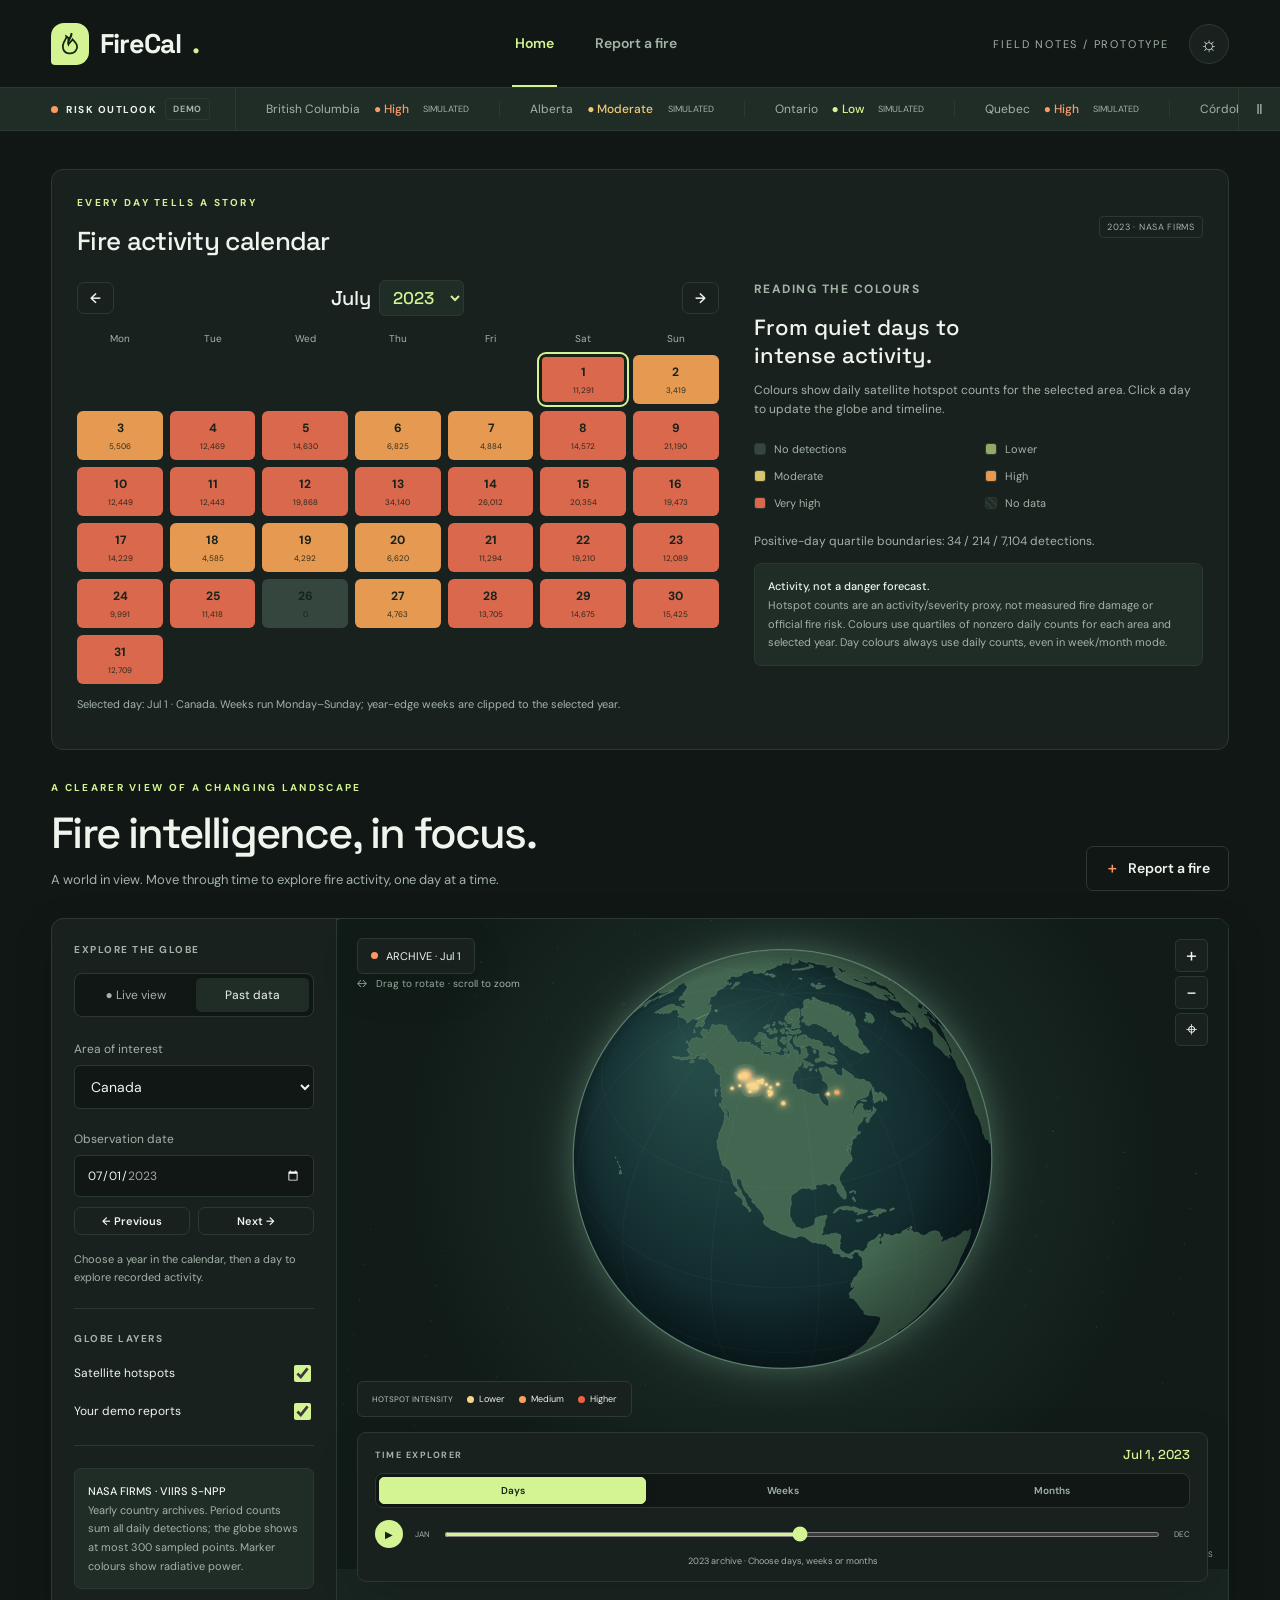
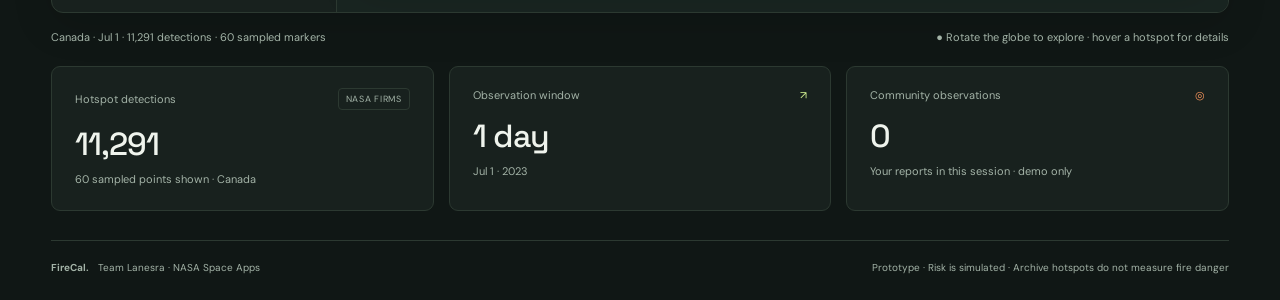
<file: design/prototype/index.html>
<!doctype html>
<html lang="en" data-theme="dark">
<head>
<meta charset="utf-8"><meta name="viewport" content="width=device-width,initial-scale=1">
<title>FireCal — Fire intelligence, in focus</title><script src="d3.min.js"></script>


<style>
@import url('https://fonts.googleapis.com/css2?family=DM+Sans:wght@400;450;500;550;600;650;700&family=Space+Grotesk:wght@400;500;600;700&display=swap');
:root{--bg:#101715;--panel:#18211e;--raised:#202c26;--line:#2c3931;--text:#eff4ed;--muted:#a3b3a7;--accent:#d4f393;--ink:#162414;--orange:#ff985e;--shadow:0 12px 40px #0002;--map:#192521;color-scheme:dark}
[data-theme=light]{--bg:#f3f5ee;--panel:#fff;--raised:#eaf0e5;--line:#d8e0d3;--text:#1c3023;--muted:#607568;--accent:#c9ec86;--ink:#162414;--map:#dce7d5;color-scheme:light}
*{box-sizing:border-box}body{margin:0;background:var(--bg);color:var(--text);font:14px 'DM Sans',sans-serif;transition:background .2s,color .2s}button,input,textarea,select{font:inherit}button,a,input,textarea,select{outline-offset:4px}button{cursor:pointer}button:disabled{cursor:wait;opacity:.6}a{color:inherit}header{height:88px;border-bottom:1px solid var(--line);display:flex;align-items:center;justify-content:space-between;padding:0 4%;gap:25px}.logo{display:flex;align-items:center;gap:11px;font:700 27px 'Space Grotesk',sans-serif;letter-spacing:-1px;text-decoration:none}.brandicon{background:var(--accent);width:38px;height:42px;border-radius:13px 13px 13px 4px;color:var(--ink);display:grid;place-items:center}.brandicon svg{width:25px}nav{display:flex;align-self:stretch;gap:35px}nav button{background:none;border:0;border-bottom:2px solid transparent;color:var(--muted);padding:0 3px;font-weight:600}nav button.active{color:var(--accent);border-color:var(--accent)}[data-theme=light] nav button.active{color:#36561d;border-color:#36561d}.header-end{display:flex;align-items:center;gap:20px}.prototype{color:var(--muted);font-size:11px;letter-spacing:1.8px;text-transform:uppercase}.iconbtn{width:40px;height:40px;display:grid;place-items:center;background:var(--panel);border:1px solid var(--line);color:var(--text);border-radius:50%;font-size:20px}.ticker{height:43px;background:var(--raised);border-bottom:1px solid var(--line);display:flex;overflow:hidden;align-items:center}.ticker-label{height:100%;display:flex;align-items:center;background:var(--raised);z-index:1;padding:0 25px 0 4vw;gap:8px;font-size:10px;letter-spacing:1.5px;font-weight:700;white-space:nowrap;border-right:1px solid var(--line)}.ticker-window{overflow:hidden;flex:1}.ticker-track{display:flex;width:max-content;animation:marquee 40s linear infinite}.ticker:hover .ticker-track,.ticker:focus-within .ticker-track{animation-play-state:paused}.ticker-item{display:flex;align-items:center;gap:14px;padding:0 30px;border-right:1px solid var(--line);white-space:nowrap;font-size:12px}.ticker-item span{color:var(--muted)}.ticker-item b{font-weight:500}.dot{width:7px;height:7px;display:inline-block;border-radius:50%;background:var(--accent)}.high{color:#ff9a67}.moderate{color:#edca77}.low{color:var(--accent)}.ticker-control{color:var(--muted);background:var(--raised);border:0;border-left:1px solid var(--line);height:100%;width:42px}@keyframes marquee{to{transform:translateX(-50%)}}main{max-width:1600px;padding:38px 4% 26px;margin:auto}.eyebrow{color:var(--accent);font-size:10px;letter-spacing:2.3px;text-transform:uppercase;font-weight:700;margin:0 0 13px}[data-theme=light] .eyebrow{color:#55742b}.heading{display:flex;justify-content:space-between;align-items:flex-end;margin-bottom:27px;gap:20px}h1{font:500 clamp(30px,3.4vw,46px)/1.12 'Space Grotesk',sans-serif;letter-spacing:-1.8px;margin:0 0 12px}p{line-height:1.6}.sub{color:var(--muted);margin:0;font-size:13px}.outline,.primary{border-radius:7px;padding:12px 18px;font-weight:600;display:inline-flex;justify-content:center;align-items:center;gap:9px}.outline{background:transparent;border:1px solid var(--line);color:var(--text)}.primary{background:var(--accent);color:var(--ink);border:1px solid var(--accent)}.outline:hover{background:var(--raised)}.primary:hover{filter:brightness(.93)}.workspace{display:grid;grid-template-columns:285px minmax(0,1fr);border:1px solid var(--line);border-radius:12px;overflow:hidden;background:var(--panel);box-shadow:var(--shadow)}.filters{padding:23px 22px;border-right:1px solid var(--line)}.section-label{font-size:10px;letter-spacing:1.5px;text-transform:uppercase;color:var(--muted);font-weight:700;margin:0 0 15px}.segmented{display:flex;gap:4px;padding:4px;background:var(--bg);border:1px solid var(--line);border-radius:8px;margin-bottom:24px}.segmented button{background:transparent;border:0;border-radius:5px;color:var(--muted);flex:1;padding:9px 0;font-size:12px}.segmented button.selected{background:var(--raised);color:var(--text);box-shadow:0 1px 4px #0002}label{display:block;color:var(--muted);font-size:12px;margin-bottom:8px}input,select,textarea{width:100%;border:1px solid var(--line);background:var(--bg);color:var(--text);border-radius:6px;padding:11px 12px}select{margin-bottom:22px}input[type=date]{font-size:12px}.date-row{display:grid;grid-template-columns:1fr;gap:8px}.date-buttons{display:flex;justify-content:space-between;gap:8px;margin:10px 0 15px}.date-buttons button{padding:6px 10px;font-size:11px;flex:1}.helper{font-size:11px;line-height:1.65;color:var(--muted)}.divider{border:0;border-top:1px solid var(--line);margin:22px 0}.toggle-row{display:flex;justify-content:space-between;align-items:center;font-size:12px;margin:15px 0}.toggle-row label{color:var(--text);margin:0}.toggle-row input{width:17px;height:17px;accent-color:var(--accent)}.source-note{padding:13px;background:var(--raised);border:1px solid var(--line);border-radius:7px;color:var(--muted);font-size:11px;line-height:1.7}.source-note strong{color:var(--text);font-weight:500}.map-wrap{position:relative;min-height:530px;background:var(--map)}#map{width:100%;height:100%;min-height:530px;z-index:0}.map-badge{position:absolute;top:19px;left:20px;background:var(--panel);border:1px solid var(--line);border-radius:6px;padding:10px 13px;z-index:450;font-size:11px;box-shadow:var(--shadow);display:flex;align-items:center;gap:8px}.map-legend{position:absolute;bottom:22px;left:20px;padding:11px 14px;border-radius:6px;background:var(--panel);border:1px solid var(--line);font-size:10px;z-index:450;display:flex;gap:14px;align-items:center}.map-legend span{display:flex;align-items:center;gap:5px}.map-legend b{font-weight:500;color:var(--muted)}.leaflet-control-attribution{font-size:9px!important}.leaflet-popup-content-wrapper,.leaflet-popup-tip{background:var(--panel);color:var(--text)}.map-empty{position:absolute;left:50%;top:50%;transform:translate(-50%,-50%);background:var(--panel);padding:18px;border:1px solid var(--line);border-radius:8px;z-index:450;width:260px;text-align:center}.under-map{display:flex;align-items:center;justify-content:space-between;padding:17px 0 22px;color:var(--muted);font-size:11px;gap:15px}.cards{display:grid;grid-template-columns:repeat(3,1fr);gap:15px}.card{padding:21px 23px;border:1px solid var(--line);border-radius:9px;background:var(--panel)}.card-top{display:flex;justify-content:space-between;align-items:center;font-size:11px;color:var(--muted)}.card-value{font:500 32px 'Space Grotesk',sans-serif;margin:14px 0 7px;letter-spacing:-1px}.card-foot{font-size:11px;color:var(--muted);margin:0}.tag{border:1px solid var(--line);padding:4px 7px;border-radius:4px;font-size:9px;letter-spacing:.7px;color:var(--muted)}footer{display:flex;justify-content:space-between;border-top:1px solid var(--line);margin-top:29px;padding-top:20px;font-size:10px;color:var(--muted);gap:20px}.report-layout{display:grid;grid-template-columns:minmax(0,1fr) 310px;gap:28px;max-width:1100px}.report-form{background:var(--panel);border:1px solid var(--line);padding:28px;border-radius:12px}.form-section{font:500 19px 'Space Grotesk',sans-serif;margin:0 0 19px}.step{font-size:11px;color:var(--muted);padding-right:12px}.form-grid{display:grid;grid-template-columns:1fr 1fr;gap:18px}.field{margin-bottom:18px}.field input,.field textarea,.field select{margin:0}.full{grid-column:1/-1}.auto-label{display:flex;justify-content:space-between;align-items:center;gap:10px}.linkbtn{color:var(--accent);background:transparent;border:0;font-size:11px;padding:0}[data-theme=light] .linkbtn{color:#476b21}.upload{position:relative;border:1px dashed var(--muted);padding:23px;text-align:center;border-radius:7px;color:var(--muted);cursor:pointer;display:block}.upload input{margin-top:12px;font-size:11px;padding:8px}#photo-preview{width:100%;max-height:220px;object-fit:contain;margin-top:12px;border-radius:6px}.notice{border-left:2px solid var(--orange);padding:3px 0 3px 16px;margin-bottom:28px}.notice h3{font:500 19px 'Space Grotesk';margin:0 0 12px}.notice p{font-size:12px;color:var(--muted)}.aside-card{border:1px solid var(--line);border-radius:9px;padding:21px;margin:20px 0;background:var(--panel)}.aside-card h3{font-size:13px;margin:0 0 12px}.aside-card p,.aside-card li{font-size:12px;color:var(--muted);line-height:1.8}.aside-card ol{padding-left:18px}.check-label{display:flex;gap:10px;align-items:flex-start;font-size:11px;line-height:1.6;margin:18px 0}.check-label input{width:16px;margin-top:2px;accent-color:var(--accent)}.form-status{font-size:12px;line-height:1.6;color:var(--orange);margin:10px 0}.success{padding:40px;background:var(--panel);border:1px solid var(--line);border-radius:12px;max-width:700px}.success h2{font:500 29px 'Space Grotesk'}.success p{color:var(--muted)}.success-mark{width:47px;height:47px;border-radius:50%;background:var(--accent);color:var(--ink);display:grid;place-items:center;font-size:24px}.success dl{display:grid;grid-template-columns:120px 1fr;gap:12px;font-size:12px}.success dt{color:var(--muted)}.success dd{margin:0;overflow-wrap:anywhere}.hidden,[hidden]{display:none!important}#map-fallback{font-size:13px;padding:120px 40px;line-height:1.7;text-align:center}.leaflet-container{font-family:'DM Sans',sans-serif}.leaflet-tile-pane{filter:saturate(.6)}[data-theme=dark] .leaflet-tile-pane{filter:grayscale(1) invert(1) brightness(.7)}
@media(prefers-reduced-motion:reduce){.ticker-track{animation:none}}@media(max-width:900px){header{padding:0 22px;height:73px}main{padding:28px 22px}.prototype{display:none}nav{gap:20px}.workspace{grid-template-columns:240px 1fr}.filters{padding:20px 17px}.map-wrap,#map{min-height:540px}.report-layout{grid-template-columns:1fr}.report-aside{display:grid;grid-template-columns:1fr 1fr;gap:20px}.cards{gap:9px}.card{padding:17px}}@media(max-width:620px){header{gap:12px;padding:0 15px}.logo{font-size:22px;gap:7px}.brandicon{width:30px;height:34px}.header-end{gap:0}nav{gap:13px}nav button{font-size:11px}.iconbtn{width:32px;height:32px}.ticker-label{padding:0 14px;font-size:9px}.heading{align-items:flex-start;flex-direction:column}h1{font-size:34px}.workspace{display:flex;flex-direction:column}.filters{border-right:0;border-bottom:1px solid var(--line)}.filters .divider,.filters .toggle-row,.filters .source-note,.filters #live-note,.filters>.section-label:not(:first-child){display:none}.segmented{margin-bottom:15px}.filters select{margin-bottom:12px}.map-wrap,#map{min-height:390px;height:390px}.map-legend{gap:9px;left:12px;bottom:28px;font-size:9px}.map-badge{left:12px;top:12px;font-size:10px}.cards{grid-template-columns:1fr}.card{display:grid;grid-template-columns:1fr auto;align-items:center;gap:7px}.card-value{margin:0;font-size:27px;grid-column:2;grid-row:1/3}.card-foot{grid-row:2}.tag{display:none}.under-map{align-items:flex-start;font-size:10px}.report-form{padding:20px}.form-grid{grid-template-columns:1fr;gap:0}.report-aside{display:block}.success{padding:24px}footer{flex-direction:column;gap:8px}.map-legend b{display:none}}

#map{min-height:650px;height:650px;background:#14211b;position:relative}#globe{display:block;width:100%;height:100%;touch-action:none;cursor:grab}#globe:active{cursor:grabbing}.globe-controls{position:absolute;right:20px;top:20px;display:flex;flex-direction:column;gap:4px}.globe-controls button{width:33px;height:33px;color:var(--text);border:1px solid var(--line);background:var(--panel);border-radius:5px;font-size:20px}.globe-instruction{position:absolute;top:65px;left:20px;font-size:10px;color:var(--muted)}.globe-credit{position:absolute;bottom:10px;right:15px;font-size:8px;color:var(--muted)}.map-legend{bottom:152px;font-size:9px;left:20px}.timeline{position:absolute;bottom:30px;left:20px;right:20px;z-index:450;background:var(--panel);border:1px solid var(--line);border-radius:9px;padding:14px 17px;box-shadow:var(--shadow)}.timeline-heading{display:flex;align-items:center;justify-content:space-between;gap:10px}.timeline-heading .section-label{margin:0;font-size:9px}.timeline output{font:500 14px 'Space Grotesk';color:var(--accent)}[data-theme=light] .timeline output{color:#476b21}.timeline-row{display:flex;align-items:center;gap:12px;margin:12px 0 7px}.timeline-row button{background:var(--accent);color:var(--ink);border:0;border-radius:50%;width:28px;height:28px;flex-shrink:0;font-size:10px}.timeline-row span{font-size:8px;white-space:nowrap;color:var(--muted)}#date-slider{accent-color:var(--accent);height:5px;padding:0;cursor:pointer;border:0}.timeline-foot{font-size:9px;color:var(--muted);text-align:center}#globe-tooltip{position:absolute;top:95px;left:20px;right:20px;font-size:10px;color:var(--text);background:var(--panel);padding:10px;border-radius:5px;border:1px solid var(--line);pointer-events:none}.map-empty{top:39%}.map-wrap{min-height:650px}.map-legend b{font-size:8px}@media(max-width:620px){#map,.map-wrap{height:620px;min-height:620px}.timeline{left:12px;right:12px;padding:14px 12px}.map-legend{bottom:155px;left:12px}.globe-instruction{left:12px;font-size:9px}.timeline-row{gap:8px}.timeline-heading .section-label{font-size:8px}.timeline output{font-size:13px}}

#time-scale{width:auto;margin:0 0 0 auto;padding:4px 8px;font-size:10px}.timeline-heading{flex-wrap:wrap}.timeline output{font-size:12px}.heatmap-panel{border:1px solid var(--line);background:var(--panel);border-radius:12px;padding:25px;margin:0 0 22px}.calendar-top{display:flex;align-items:center;justify-content:space-between;margin-bottom:22px}.calendar-top h2{font:500 26px 'Space Grotesk';margin:0;letter-spacing:-.7px}.calendar-layout{display:grid;grid-template-columns:minmax(300px,1fr) minmax(200px,.7fr);gap:35px}.calendar-nav{display:flex;align-items:center;justify-content:space-between;margin-bottom:16px}.calendar-nav h3{font:500 18px 'Space Grotesk';margin:0}.calendar-nav button{padding:6px 12px}.weekdays,.heatmap-days{display:grid;grid-template-columns:repeat(7,1fr);gap:7px}.weekdays{font-size:10px;color:var(--muted);text-align:center;margin-bottom:10px}.heat-day{position:relative;min-height:47px;border:2px solid transparent;border-radius:6px;color:#17221a;padding:7px 4px;display:flex;flex-direction:column;align-items:center;gap:5px;transition:transform .1s}.heat-day:hover{transform:translateY(-2px)}.heat-day span{font-weight:700;font-size:12px}.heat-day small{font-size:8px;opacity:.9}.heat-day.in-period{outline:2px solid var(--accent);outline-offset:1px;border-color:var(--ink)}.heat-day.missing,.missing-swatch{background:repeating-linear-gradient(45deg,var(--raised),var(--raised) 3px,var(--line) 3px,var(--line) 5px)!important;color:var(--muted)}.heat-day[style*="34463d"]{color:#d0ddd3}.calendar-explainer h3{font:500 22px/1.25 'Space Grotesk';max-width:260px;margin:0 0 12px}.calendar-explainer p{font-size:12px;color:var(--muted)}.heat-legend{display:grid;grid-template-columns:1fr 1fr;gap:13px;margin:22px 0}.heat-legend span{display:flex;gap:8px;align-items:center;font-size:11px;color:var(--muted)}.heat-legend i{height:12px;width:12px;border-radius:3px;border:1px solid var(--line)}@media(max-width:800px){.calendar-layout{grid-template-columns:1fr;gap:25px}.calendar-explainer h3{max-width:none}.heatmap-panel{padding:20px}.heat-legend{grid-template-columns:repeat(3,1fr)}.heatmap-days{gap:5px}.heat-day{min-height:48px}.timeline-heading .section-label{display:none}.timeline-heading output{margin-left:auto}.timeline-heading select{margin-left:0}.map-legend{bottom:165px}}

.time-toolbar{display:flex;align-items:center;justify-content:space-between;gap:20px;margin:0 0 14px;padding:15px 18px;background:var(--panel);border:1px solid var(--line);border-radius:10px}.time-toolbar-title{display:flex;align-items:center;gap:12px}.time-icon{display:grid;place-items:center;width:35px;height:35px;border-radius:8px;border:1px solid var(--line);color:var(--accent);font-size:22px;background:var(--raised)}.time-toolbar-title .section-label{display:block;margin:0 0 5px;font-size:9px;letter-spacing:1.6px}.time-toolbar-note{display:block;color:var(--muted);font-size:11px}.scale-switch{display:flex;padding:4px;gap:3px;background:var(--bg);border:1px solid var(--line);border-radius:8px}.scale-option{border:1px solid transparent;border-radius:5px;background:transparent;color:var(--muted);padding:9px 22px;font-size:12px;font-weight:600;transition:background .15s,color .15s}.scale-option:hover{color:var(--text);background:var(--raised)}.scale-option.selected{background:var(--accent);border-color:var(--accent);color:var(--ink);box-shadow:0 2px 8px #0002}.timeline-heading .section-label{display:block!important}.timeline output{margin-left:auto;font-size:13px}.timeline-heading{flex-wrap:nowrap}@media(max-width:620px){.time-toolbar{padding:12px;gap:10px}.time-icon{display:none}.time-toolbar-note{font-size:10px}.time-toolbar-title .section-label{font-size:8px;letter-spacing:1px}.scale-option{padding:8px 12px;font-size:11px}.scale-switch{padding:3px;gap:2px}.timeline-heading .section-label{font-size:8px}.timeline output{font-size:12px}}@media(max-width:390px){.time-toolbar{align-items:flex-start;flex-direction:column;gap:12px}.scale-switch{width:100%}.scale-option{flex:1}.time-toolbar-note{display:none}}

.heatmap-panel{margin-bottom:30px}.calendar-month-year{display:flex;align-items:center;gap:8px}#calendar-year{width:85px;padding:5px 9px;margin:0;background:var(--raised);border-color:var(--line);font-family:'Space Grotesk';font-size:17px;font-weight:500;color:var(--accent);cursor:pointer}[data-theme=light] #calendar-year{color:#456320}.calendar-nav h3{font-size:20px}.timeline .time-toolbar{background:transparent;border:0;padding:0;margin:10px 0 2px;justify-content:center;gap:0}.timeline .time-toolbar-title{display:none}.timeline .scale-switch{width:100%;padding:3px}.timeline .scale-option{flex:1;padding:6px 12px;font-size:10px}.timeline-heading{justify-content:space-between}.timeline{padding-top:13px}.map-legend{bottom:195px}.timeline-row{margin-top:12px}.globe-instruction{top:58px}@media(max-width:620px){.timeline .time-toolbar{flex-direction:row;align-items:center}.timeline-heading .section-label{font-size:9px}.map-legend{bottom:198px}.calendar-top h2{font-size:27px}}
</style>
</head><body>
<header><a class="logo" href="#home" aria-label="FireCal home"><span class="brandicon"><svg viewBox="0 0 24 24" fill="none" stroke="currentColor" stroke-width="1.7"><path d="M13 2c1 6-5 6-3 11 1-2 3-3 4-5 4 4 6 7 3 11-3 4-11 3-12-2C3 11 9 8 8 5c2 1 2 3 2 3s3-3 3-6Z"/></svg></span>FireCal<span style="color:var(--accent)">.</span></a><nav aria-label="Main navigation"><button id="home-nav" class="active" onclick="navigate('home')">Home</button><button id="report-nav" onclick="navigate('report')">Report a fire</button></nav><div class="header-end"><span class="prototype">Field notes / prototype</span><button class="iconbtn" id="theme" aria-label="Switch to light mode" title="Toggle colour theme">☼</button></div></header>
<div class="ticker"><div class="ticker-label"><span class="dot" style="background:var(--orange)"></span> RISK OUTLOOK <span class="tag">DEMO</span></div><div class="ticker-window"><div class="ticker-track" id="ticker"></div></div><button class="ticker-control" id="pause" aria-label="Pause risk ticker">Ⅱ</button></div>
<main>
<section id="home-page"><section class="heatmap-panel" aria-labelledby="calendar-heading"><div class="calendar-top"><div><p class="eyebrow">Every day tells a story</p><h2 id="calendar-heading">Fire activity calendar</h2></div><span class="tag" id="calendar-source">2023 · NASA FIRMS</span></div><div class="calendar-layout"><div><div class="calendar-nav"><button id="cal-prev" class="outline" aria-label="Previous calendar month">←</button><div class="calendar-month-year"><h3 id="cal-month"></h3><select id="calendar-year" aria-label="Calendar year"><option value="2022">2022</option><option value="2023" selected>2023</option></select></div><button id="cal-next" class="outline" aria-label="Next calendar month">→</button></div><div class="weekdays" aria-hidden="true"><span>Mon</span><span>Tue</span><span>Wed</span><span>Thu</span><span>Fri</span><span>Sat</span><span>Sun</span></div><div id="heatmap-days" class="heatmap-days" aria-label="Daily fire activity calendar"></div></div><aside class="calendar-explainer"><p class="section-label">READING THE COLOURS</p><h3>From quiet days to intense activity.</h3><p>Colours show daily satellite hotspot counts for the selected area. Click a day to update the globe and timeline.</p><div class="heat-legend"><span><i style="background:#34463d"></i> No detections</span><span><i style="background:#91aa64"></i> Lower</span><span><i style="background:#d9c46c"></i> Moderate</span><span><i style="background:#e69950"></i> High</span><span><i style="background:#d9684c"></i> Very high</span><span><i class="missing-swatch"></i> No data</span></div><p id="heat-thresholds" class="helper"></p><div class="source-note"><strong>Activity, not a danger forecast.</strong><br>Hotspot counts are an activity/severity proxy, not measured fire damage or official fire risk. Colours use quartiles of nonzero daily counts for each area and selected year. Day colours always use daily counts, even in week/month mode.</div></aside></div><p id="calendar-selection" class="helper" aria-live="polite"></p></section>
<div class="heading"><div><p class="eyebrow">A clearer view of a changing landscape</p><h1>Fire intelligence, in focus.</h1><p class="sub">A world in view. Move through time to explore fire activity, one day at a time.</p></div><button class="outline" onclick="navigate('report')"><span style="color:var(--orange)">＋</span> Report a fire</button></div>
<div class="workspace"><aside class="filters"><p class="section-label">Explore the globe</p><div class="segmented" aria-label="Globe mode"><button id="live-mode" class="selected" onclick="setMode('live')">● Live view</button><button id="past-mode" onclick="setMode('past')">Past data</button></div><label for="region">Area of interest</label><select id="region"><option>Canada</option><option>Argentina</option></select><div id="date-controls" hidden><label for="map-date">Observation date</label><input type="date" id="map-date" min="2023-01-01" max="2023-12-31" value="2023-07-01"><div class="date-buttons"><button class="outline" id="prev-date">← Previous</button><button class="outline" id="next-date">Next →</button></div><p class="helper">Choose a year in the calendar, then a day to explore recorded activity.</p></div><div id="live-note"><label>Observation window</label><div class="source-note"><strong>Last 24 hours · simulated</strong><br>A preview of the live experience. No real-time feed is connected.</div></div><hr class="divider"><p class="section-label">Globe layers</p><div class="toggle-row"><label for="show-hotspots">Satellite hotspots</label><input type="checkbox" id="show-hotspots" checked></div><div class="toggle-row"><label for="show-reports">Your demo reports</label><input type="checkbox" id="show-reports" checked></div><hr class="divider"><div class="source-note"><strong id="source-title">A working preview</strong><br><span id="source-info">Live points and risk levels are illustrative. Past data uses sampled NASA FIRMS observations.</span></div></aside><div class="map-wrap"><div id="map"><canvas tabindex="0" id="globe" aria-label="Interactive globe showing fire observations. Drag to rotate and use the zoom buttons." role="img"></canvas><div class="globe-controls"><button id="zoom-in" aria-label="Zoom in">+</button><button id="zoom-out" aria-label="Zoom out">−</button><button id="reset-globe" aria-label="Reset globe view">⌖</button></div><div id="globe-tooltip" role="status" hidden></div><div class="globe-instruction">↔ &nbsp; Drag to rotate · scroll to zoom</div><div class="globe-credit">Land: Natural Earth · Hotspots: NASA FIRMS</div></div><div class="map-badge"><span class="dot" style="background:var(--orange)"></span><span id="map-label">LIVE VIEW · SIMULATED</span></div><div id="empty-map" class="map-empty" hidden></div><div class="timeline"><div class="timeline-heading"><span class="section-label">Time Explorer</span><output id="slider-date" for="date-slider">July 1, 2023</output></div><div class="time-toolbar"><div class="time-toolbar-title"><span class="time-icon">◷</span><div><span class="section-label">TIME EXPLORER</span><span class="time-toolbar-note">Set the pace of your view</span></div></div><div class="scale-switch" role="group" aria-label="Timeline scale"><button type="button" class="scale-option selected" data-scale="day" aria-pressed="true">Days</button><button type="button" class="scale-option" data-scale="week" aria-pressed="false">Weeks</button><button type="button" class="scale-option" data-scale="month" aria-pressed="false">Months</button></div><select id="time-scale" aria-label="Timeline scale" hidden><option value="day">Days</option><option value="week">Weeks</option><option value="month">Months</option></select></div><div class="timeline-row"><button id="play-dates" aria-label="Play daily fire observations">▶</button><span>JAN</span><input type="range" id="date-slider" min="0" max="13" step="1" value="0" aria-label="Archive observation date"><span>DEC</span></div><div class="timeline-foot">2023 archive · Choose days, weeks or months</div></div><div class="map-legend"><b>HOTSPOT INTENSITY</b><span><i class="dot" style="background:#f7d68c"></i> Lower</span><span><i class="dot" style="background:#ffa05d"></i> Medium</span><span><i class="dot" style="background:#f06047"></i> Higher</span></div></div></div>
<div class="under-map"><span id="map-detail" aria-live="polite">Preparing map…</span><span>● Rotate the globe to explore · hover a hotspot for details</span></div>
<div class="cards"><article class="card"><div class="card-top">Hotspot detections <span class="tag" id="stat-mode">SIMULATED</span></div><div class="card-value" id="hotspot-count">—</div><p class="card-foot" id="count-note">In the selected area</p></article><article class="card"><div class="card-top">Observation window <span style="color:var(--accent)">↗</span></div><div class="card-value" id="window-stat">24 hours</div><p class="card-foot" id="window-note">Live feed preview</p></article><article class="card"><div class="card-top">Community observations <span style="color:var(--orange)">◎</span></div><div class="card-value" id="report-count">0</div><p class="card-foot">Your reports in this session · demo only</p></article></div>
</section>
<section id="report-page" hidden><div class="heading"><div><p class="eyebrow">Awareness starts on the ground</p><h1>See something. Share it.</h1><p class="sub">Help build a clearer picture with a community fire observation.</p></div><span class="tag">DEMO REPORT · NOT AN EMERGENCY SERVICE</span></div><div id="report-content" class="report-layout"><form id="report-form" class="report-form"><h2 class="form-section"><span class="step">01</span> Where and when</h2><div class="field"><div class="auto-label"><label>Observation location</label><button class="linkbtn" type="button" id="locate">◎ Use my location</button></div><p class="helper">Your browser will ask permission. You can enter coordinates manually instead.</p><div class="form-grid"><div><label for="latitude">Latitude</label><input required type="number" id="latitude" min="-90" max="90" step="any" placeholder="e.g. 49.2827"></div><div><label for="longitude">Longitude</label><input required type="number" id="longitude" min="-180" max="180" step="any" placeholder="e.g. -123.1207"></div></div><div id="geo-status" class="form-status" role="status"></div></div><div class="form-grid"><div class="field"><label for="observed-at">Local observation time · auto-filled</label><input required type="datetime-local" id="observed-at"></div><div class="field"><label for="observation">What do you see?</label><select id="observation"><option>Visible flames</option><option>Smoke plume</option><option>Smouldering vegetation</option><option>Other observation</option></select></div></div><div class="field"><label for="description">Additional details</label><textarea id="description" rows="3" maxlength="2000" placeholder="Describe the smoke, nearby landmarks, or other useful details…"></textarea></div><hr class="divider"><h2 class="form-section"><span class="step">02</span> Add a photo</h2><label class="upload">↑ &nbsp; A picture can add important context.<br><small>Optional · JPG, PNG or WebP · up to 10 MB</small><input type="file" id="photo" accept="image/jpeg,image/png,image/webp"><img id="photo-preview" alt="Selected observation photo preview" hidden></label><div class="form-status" id="photo-status" role="status"></div><hr class="divider"><h2 class="form-section"><span class="step">03</span> About the reporter</h2><div class="form-grid"><div class="field"><label for="reporter-name">Name</label><input id="reporter-name" required maxlength="100" autocomplete="name" placeholder="Your name"></div><div class="field"><label for="reporter-email">Email</label><input id="reporter-email" type="email" required autocomplete="email" placeholder="you@example.com"></div><div class="field full"><label for="reporter-phone">Phone · optional</label><input id="reporter-phone" type="tel" autocomplete="tel" placeholder="Contact number"></div></div><label class="check-label"><input type="checkbox" id="acknowledge" required><span>I understand this is a prototype. My report stays in this browser session and is not sent to emergency responders.</span></label><button class="primary" type="submit" style="width:100%">Save demo report <span>↗</span></button><p class="helper">Nothing in this form is uploaded. Refreshing the page clears your demo reports.</p></form><aside class="report-aside"><div class="notice"><h3>Safety comes first.</h3><p>If there is immediate danger, contact local emergency services directly. This demo does not alert a fire service.</p><p>Observe from a safe distance. Never approach a fire to take a photograph.</p></div><div class="aside-card"><h3>A little context goes a long way.</h3><ol><li>Check your observation location.</li><li>Describe what you can see safely.</li><li>Preview a photo, if you have one.</li></ol></div><div class="aside-card"><h3>Your information, your control.</h3><p>Location is requested only when you click “Use my location.” Contact details and your photo stay in this tab's memory. Use fictional reporter details to try the demo.</p></div></aside></div><div id="receipt" class="success" hidden role="status"></div></section>
<footer><span><strong>FireCal.</strong> &nbsp; Team Lanesra · NASA Space Apps</span><span>Prototype · Risk is simulated · Archive hotspots do not measure fire danger</span></footer>
</main>
<script>
const $=id=>document.getElementById(id);const globeCanvas=$('globe'), ctx=globeCanvas.getContext('2d');const rad=Math.PI/180;let map=null,mode='past',archive={},reports=[],photoURL=null,archiveError=false; let selectedYear=2023;let periods=[],calMonth=6;let land=[],landGeo=null,globePoints=[],rotation={lon:-100,lat:38},globeZoom=1,dragging=false,lastPointer=null,selectedPoint=null,playTimer=null;
const cityRisk=[['British Columbia','High','#ff9a67'],['Alberta','Moderate','#edca77'],['Ontario','Low','#d4f393'],['Quebec','High','#ff9a67'],['Córdoba','Moderate','#edca77'],['Patagonia','Low','#d4f393']];
const tick=cityRisk.map(([a,b,c])=>`<div class="ticker-item"><span>${a}</span><b style="color:${c}">● ${b}</b><span style="font-size:9px">SIMULATED</span></div>`).join('');$('ticker').innerHTML=tick+tick;
$('pause').onclick=()=>{let paused=$('pause').textContent==='▶';$('ticker').style.animationPlayState=paused?'running':'paused';$('pause').textContent=paused?'Ⅱ':'▶';$('pause').setAttribute('aria-label',paused?'Pause risk ticker':'Play risk ticker')};
function setTheme(theme){document.documentElement.dataset.theme=theme;localStorage.setItem('firecal-demo-theme',theme);$('theme').textContent=theme==='dark'?'☼':'☾';$('theme').setAttribute('aria-label',`Switch to ${theme==='dark'?'light':'dark'} mode`);if(globeCanvas)drawGlobe()}
$('theme').onclick=()=>setTheme(document.documentElement.dataset.theme==='dark'?'light':'dark');try{setTheme(localStorage.getItem('firecal-demo-theme')||'dark')}catch(e){}
function localTime(){const d=new Date();return new Date(d-d.getTimezoneOffset()*60000).toISOString().slice(0,16)}
function navigate(page){$('home-page').hidden=page!=='home';$('report-page').hidden=page!=='report';$('home-nav').classList.toggle('active',page==='home');$('report-nav').classList.toggle('active',page==='report');location.hash=page;if(page==='report'&&!$('observed-at').value)$('observed-at').value=localTime();if(page==='home'){setTimeout(()=>{resizeGlobe();updateMap()},30)}window.scrollTo(0,0)}
window.addEventListener('hashchange',()=>navigate(location.hash==='#report'?'report':'home'));
function synthetic(area){let seed=21;const rand=()=>{seed=(seed*16807)%2147483647;return seed/2147483647};const clusters=area==='Canada'?[[54,-124],[57,-116],[51,-78],[49,-71],[58,-107]]:[[-31,-64],[-28,-58],[-38,-66],[-23,-63]];return Array.from({length:area==='Canada'?84:48},()=>{const c=clusters[Math.floor(rand()*clusters.length)];return[c[0]+(rand()-.5)*4,c[1]+(rand()-.5)*7,rand()*140]})}
function setMode(next){mode=next;if(mode==='live')stopPlayback();$('live-mode').classList.toggle('selected',mode==='live');$('past-mode').classList.toggle('selected',mode==='past');$('date-controls').hidden=mode==='live';$('live-note').hidden=mode!=='live';updateMap()}
function iso(d){return d.toISOString().slice(0,10)}
function makePeriods(scale){const out=[];let start=new Date(selectedYear+'-01-01T00:00:00Z');while(start.getUTCFullYear()===selectedYear){let end=new Date(start);if(scale==='week'){end.setUTCDate(end.getUTCDate()+((7-end.getUTCDay())%7))}else if(scale==='month'){end=new Date(Date.UTC(selectedYear,start.getUTCMonth()+1,0))}if(end>new Date(selectedYear+'-12-31T00:00:00Z'))end=new Date(selectedYear+'-12-31T00:00:00Z');out.push({start:iso(start),end:iso(end)});start=new Date(end);start.setUTCDate(start.getUTCDate()+1)}return out}
function selectedPeriod(){return periods.find(p=>$('map-date').value>=p.start&&$('map-date').value<=p.end)||periods[0]}
function periodDays(p){const out=[];for(let d=new Date(p.start+'T00:00:00Z');iso(d)<=p.end;d.setUTCDate(d.getUTCDate()+1))out.push(iso(d));return out}
function shortDate(day){return new Date(day+'T12:00:00Z').toLocaleDateString('en',{month:'short',day:'numeric',timeZone:'UTC'})}
function updateMap(){document.querySelectorAll('.scale-option').forEach(btn=>{const active=btn.dataset.scale===$('time-scale').value;btn.classList.toggle('selected',active);btn.setAttribute('aria-pressed',String(active))});if(!periods.length)periods=makePeriods($('time-scale').value);const p=selectedPeriod();$('date-slider').max=periods.length-1;$('date-slider').value=periods.indexOf(p);const label=p.start===p.end?shortDate(p.start):shortDate(p.start)+' – '+shortDate(p.end);$('slider-date').textContent=label+', '+selectedYear;const area=$('region').value,days=periodDays(p),entries=days.map(d=>archive[d]?.[area]),covered=entries.every(Boolean);let all=[];entries.forEach((e,i)=>{if(e)e.points.forEach(pt=>all.push([...pt,days[i]]))});const pts=mode==='live'?synthetic(area):all.filter((_,i)=>i%Math.max(1,Math.ceil(all.length/300))===0);const count=mode==='live'?pts.length:entries.reduce((n,e)=>n+(e?.total||0),0);$('map-label').textContent=mode==='live'?'LIVE VIEW · SIMULATED':'ARCHIVE · '+label;$('hotspot-count').textContent=mode==='past'&&!covered?'—':count.toLocaleString();$('stat-mode').textContent=mode==='live'?'SIMULATED':'NASA FIRMS';$('window-stat').textContent=mode==='live'?'24 hours':days.length+' '+(days.length===1?'day':'days');$('window-note').textContent=mode==='live'?'Live feed preview':label+' · '+selectedYear;$('count-note').textContent=mode==='live'?`Illustrative hotspots · ${area}`:`${pts.length} sampled points shown · ${area}`;$('map-detail').textContent=mode==='live'?`${area} · ${count} simulated detections · no live feed connected`:`${area} · ${label} · ${covered?count.toLocaleString():'Incomplete data'} detections · ${pts.length} sampled markers`;$('source-title').textContent=mode==='live'?'A working preview':'NASA FIRMS · VIIRS S-NPP';$('source-info').textContent=mode==='live'?'Live points and risk levels are illustrative. The calendar always uses real archive data.':'Yearly country archives. Period counts sum all daily detections; the globe shows at most 300 sampled points. Marker colours show radiative power.';$('prev-date').disabled=periods.indexOf(p)===0;$('next-date').disabled=periods.indexOf(p)===periods.length-1;$('empty-map').hidden=mode==='live'||pts.length>0;$('empty-map').textContent=archiveError?'Archive could not load. Serve the demo with the command in README.md.':!covered?'Archive loading or missing coverage.':'No detections in this period.';globePoints=$('show-hotspots').checked?pts:[];calMonth=Number($('map-date').value.slice(5,7))-1;renderCalendar();drawGlobe();}
function heatThresholds(){const v=Object.entries(archive).filter(([day])=>day.startsWith(String(selectedYear))).map(([,d])=>d[$('region').value]?.total).filter(n=>n>0).sort((a,b)=>a-b);return [.25,.5,.75].map(q=>v.length?v[Math.min(v.length-1,Math.floor((v.length-1)*q))]:0)}
function renderCalendar(){$('calendar-source').textContent=selectedYear+' · NASA FIRMS';$('calendar-year').value=selectedYear;const area=$('region').value,thresholds=heatThresholds(),p=selectedPeriod();const names=['No detections','Lower','Moderate','High','Very high'],colours=['#34463d','#91aa64','#d9c46c','#e69950','#d9684c'];$('cal-month').textContent=new Date(Date.UTC(selectedYear,calMonth,1)).toLocaleDateString('en',{month:'long',timeZone:'UTC'});$('cal-prev').disabled=calMonth===0;$('cal-next').disabled=calMonth===11;const host=$('heatmap-days');host.replaceChildren();let offset=(new Date(Date.UTC(selectedYear,calMonth,1)).getUTCDay()+6)%7;for(let i=0;i<offset;i++)host.appendChild(document.createElement('span'));const n=new Date(Date.UTC(selectedYear,calMonth+1,0)).getUTCDate();for(let day=1;day<=n;day++){const date=iso(new Date(Date.UTC(selectedYear,calMonth,day))),entry=archive[date]?.[area];let level=entry?(entry.total===0?0:1+thresholds.filter(t=>entry.total>t).length):-1;const btn=document.createElement('button');btn.type='button';btn.className='heat-day'+(date>=p.start&&date<=p.end&&mode==='past'?' in-period':'')+(level===-1?' missing':'');if(level!==-1)btn.style.background=colours[level];btn.innerHTML='<span>'+day+'</span><small>'+(entry?entry.total.toLocaleString():'—')+'</small>';btn.setAttribute('aria-label',date+' · '+(entry?entry.total.toLocaleString()+' detections · '+names[level]:'no data'));btn.title=btn.getAttribute('aria-label');btn.setAttribute('aria-pressed',String(date>=p.start&&date<=p.end&&mode==='past'));btn.onclick=()=>{stopPlayback();$('time-scale').value='day';periods=makePeriods('day');$('map-date').value=date;setMode('past');fitRegion();requestAnimationFrame(()=>{$('map').scrollIntoView({behavior:'instant',block:'center'});$('globe').focus({preventScroll:true})})};host.appendChild(btn)}document.querySelector('.timeline-foot').textContent=selectedYear+' archive · Choose days, weeks or months';$('map-date').min=selectedYear+'-01-01';$('map-date').max=selectedYear+'-12-31';$('heat-thresholds').textContent=Object.keys(archive).length?'Positive-day quartile boundaries: '+thresholds.map(n=>n.toLocaleString()).join(' / ')+' detections.':'Loading daily data…';$('calendar-selection').textContent='Selected '+$('time-scale').value+': '+shortDate(p.start)+(p.end!==p.start?' – '+shortDate(p.end):'')+' · '+area+'. Weeks run Monday–Sunday; year-edge weeks are clipped to the selected year.';}
$('calendar-year').onchange=()=>{stopPlayback();selectedYear=Number($('calendar-year').value);const suffix=$('map-date').value.slice(4);$('map-date').value=selectedYear+suffix;periods=makePeriods($('time-scale').value);setMode('past')};
$('cal-prev').onclick=()=>{calMonth=Math.max(0,calMonth-1);renderCalendar()};$('cal-next').onclick=()=>{calMonth=Math.min(11,calMonth+1);renderCalendar()};
$('time-scale').onchange=()=>{stopPlayback();periods=makePeriods($('time-scale').value);setMode('past')};document.querySelectorAll('.scale-option').forEach(btn=>btn.onclick=()=>{$('time-scale').value=btn.dataset.scale;$('time-scale').onchange()});
function fitRegion(){rotation=$('region').value==='Canada'?{lon:-100,lat:38}:{lon:-63,lat:-27};drawGlobe()}
$('region').onchange=()=>{fitRegion();updateMap()};$('map-date').onchange=()=>{stopPlayback();if($('map-date').value<selectedYear+'-01-01'||$('map-date').value>selectedYear+'-12-31'||!$('map-date').value)$('map-date').value=selectedYear+'-01-01';setMode('past')};for(const id of ['show-hotspots','show-reports'])$(id).onchange=updateMap;
function shiftDate(n){const index=Math.max(0,Math.min(periods.length-1,periods.indexOf(selectedPeriod())+n));$('map-date').value=periods[index].start;updateMap()}$('prev-date').onclick=()=>{stopPlayback();shiftDate(-1)};$('next-date').onclick=()=>{stopPlayback();shiftDate(1)};
function globeSize(){const w=globeCanvas.clientWidth,h=globeCanvas.clientHeight;return {w,h,r:Math.min(w*.40,(h-215)*.48)*globeZoom,cx:w/2,cy:(h-180)/2+5}}
function project(lon,lat){const {r,cx,cy}=globeSize();const l=(lon-rotation.lon)*rad,p=lat*rad,c=rotation.lat*rad;const z=Math.sin(c)*Math.sin(p)+Math.cos(c)*Math.cos(p)*Math.cos(l);return{x:cx+r*Math.cos(p)*Math.sin(l),y:cy-r*(Math.cos(c)*Math.sin(p)-Math.sin(c)*Math.cos(p)*Math.cos(l)),z};}
function resizeGlobe(){const dpr=Math.min(window.devicePixelRatio||1,2);globeCanvas.width=globeCanvas.clientWidth*dpr;globeCanvas.height=globeCanvas.clientHeight*dpr;ctx.setTransform(dpr,0,0,dpr,0,0);drawGlobe()}
function line(coords,colour,width=0.5){ctx.beginPath();let pen=false;for(const v of coords){const p=project(v[0],v[1]);if(p.z>0){if(pen)ctx.lineTo(p.x,p.y);else ctx.moveTo(p.x,p.y);pen=true}else pen=false}ctx.strokeStyle=colour;ctx.lineWidth=width;ctx.stroke()}
function drawGlobe(){if(!ctx||!globeCanvas.width)return;const {w,h,r,cx,cy}=globeSize();const dark=document.documentElement.dataset.theme==='dark';ctx.clearRect(0,0,w,h);const bg=ctx.createRadialGradient(cx,cy,r*.3,cx,cy,r*1.8);bg.addColorStop(0,dark?'#20332c':'#d5e3d1');bg.addColorStop(1,dark?'#111c18':'#eef3e9');ctx.fillStyle=bg;ctx.fillRect(0,0,w,h);
// Quiet star field and atmosphere.
for(let i=0;i<90;i++){const x=(i*137.5)%w,y=(i*77.31)%(h-130);ctx.fillStyle=dark?'#8da99b38':'#61796422';ctx.fillRect(x,y,i%7===0?2:1,1)}
ctx.save();ctx.shadowColor=dark?'#8ac7aa60':'#739e8760';ctx.shadowBlur=35;ctx.beginPath();ctx.arc(cx,cy,r,0,Math.PI*2);ctx.fillStyle=dark?'#122b2c':'#a9c7c5';ctx.fill();ctx.shadowBlur=0;ctx.clip();
const ocean=ctx.createRadialGradient(cx-r*.4,cy-r*.5,r*.1,cx,cy,r*1.2);ocean.addColorStop(0,dark?'#254b48':'#d0e2d8');ocean.addColorStop(1,dark?'#091c21':'#85acae');ctx.fillStyle=ocean;ctx.fillRect(cx-r,cy-r,r*2,r*2);
// Orthographic land rings, clipped at the visible hemisphere.
if(landGeo&&window.d3){const projection=d3.geoOrthographic().translate([cx,cy]).scale(r).rotate([-rotation.lon,-rotation.lat]).clipAngle(90);const path=d3.geoPath(projection,ctx);ctx.beginPath();path(landGeo);ctx.fillStyle=dark?'#426650':'#8cab82';ctx.fill();ctx.strokeStyle=dark?'#91b89855':'#5a7b5b66';ctx.lineWidth=.65;ctx.stroke();}
for(let lat=-60;lat<=60;lat+=30)line(Array.from({length:181},(_,i)=>[-180+i*2,lat]),dark?'#a7c8b71b':'#244c4220');for(let lon=-180;lon<180;lon+=30)line(Array.from({length:91},(_,i)=>[lon,-90+i*2]),dark?'#a7c8b71b':'#244c4220');
for(const p of globePoints){const v=project(p[1],p[0]);if(v.z<=.02)continue;const colour=p[2]>80?'#ff704c':p[2]>20?'#ffa45e':'#f7d68c';ctx.beginPath();ctx.arc(v.x,v.y,3.2+Math.min(p[2]/130,2),0,Math.PI*2);ctx.fillStyle=colour+'30';ctx.shadowBlur=7;ctx.shadowColor=colour;ctx.fill();ctx.beginPath();ctx.arc(v.x,v.y,1.7+Math.min(p[2]/180,1),0,Math.PI*2);ctx.fillStyle=colour;ctx.fill();ctx.shadowBlur=0}
if($('show-reports').checked)reports.forEach(p=>{const v=project(p.lon,p.lat);if(v.z>0){ctx.beginPath();ctx.arc(v.x,v.y,6,0,Math.PI*2);ctx.strokeStyle='#d4f393';ctx.lineWidth=2;ctx.stroke()}});
const shade=ctx.createRadialGradient(cx-r*.4,cy-r*.4,r*.1,cx,cy,r*1.08);shade.addColorStop(0,'#00000000');shade.addColorStop(.7,'#00000000');shade.addColorStop(1,'#00000070');ctx.fillStyle=shade;ctx.fillRect(cx-r,cy-r,r*2,r*2);ctx.restore();ctx.beginPath();ctx.arc(cx,cy,r+.5,0,Math.PI*2);ctx.strokeStyle=dark?'#b1e2c85c':'#688d7660';ctx.lineWidth=1.2;ctx.stroke();
}
fetch('land.geojson').then(r=>r.json()).then(data=>{landGeo=data;for(const f of data.features){const polys=f.geometry.type==='MultiPolygon'?f.geometry.coordinates:[f.geometry.coordinates];for(const poly of polys)land.push(poly[0])}resizeGlobe()}).catch(()=>{$('map-detail').textContent='Globe coastlines unavailable; observation markers remain available.'});
new ResizeObserver(()=>resizeGlobe()).observe(globeCanvas);
globeCanvas.addEventListener('pointerdown',e=>{dragging=true;lastPointer={x:e.clientX,y:e.clientY};globeCanvas.setPointerCapture(e.pointerId);$('globe-tooltip').hidden=true});
globeCanvas.addEventListener('pointermove',e=>{if(dragging){rotation.lon-=(e.clientX-lastPointer.x)*.4/globeZoom;rotation.lat=Math.max(-80,Math.min(80,rotation.lat+(e.clientY-lastPointer.y)*.35/globeZoom));lastPointer={x:e.clientX,y:e.clientY};drawGlobe();return}const rect=globeCanvas.getBoundingClientRect();let closest=null,best=10;for(const p of globePoints){const v=project(p[1],p[0]);const dist=Math.hypot(v.x-(e.clientX-rect.left),v.y-(e.clientY-rect.top));if(v.z>0&&dist<best){best=dist;closest=p}}if(closest){$('globe-tooltip').textContent=`${mode==='live'?'Simulated':(closest[3]||$('map-date').value)} · ${closest[0].toFixed(3)}°, ${closest[1].toFixed(3)}° · ${closest[2].toFixed(1)} MW`;$('globe-tooltip').hidden=false}else $('globe-tooltip').hidden=true});
for(const evt of ['pointerup','pointercancel'])globeCanvas.addEventListener(evt,()=>{dragging=false});
globeCanvas.addEventListener('pointerleave',()=>{$('globe-tooltip').hidden=true});
function zoomGlobe(delta){globeZoom=Math.max(.75,Math.min(1.8,globeZoom+delta));drawGlobe()}
globeCanvas.addEventListener('wheel',e=>{e.preventDefault();zoomGlobe(e.deltaY>0?-.08:.08)},{passive:false});
$('zoom-in').onclick=()=>zoomGlobe(.15);$('zoom-out').onclick=()=>zoomGlobe(-.15);$('reset-globe').onclick=()=>{globeZoom=1;fitRegion()};
$('date-slider').oninput=()=>{$('map-date').value=periods[Number($('date-slider').value)].start;if(mode!=='past')setMode('past');else updateMap()};
function stopPlayback(){if(playTimer)clearInterval(playTimer);playTimer=null;$('play-dates').textContent='▶';$('play-dates').setAttribute('aria-label','Play archive observations')}
$('play-dates').onclick=()=>{if(playTimer){stopPlayback();return}setMode('past');$('play-dates').textContent='Ⅱ';$('play-dates').setAttribute('aria-label','Pause archive observations');playTimer=setInterval(()=>{const next=(Number($('date-slider').value)+1)%periods.length;$('date-slider').value=next;$('date-slider').oninput()},1200)};
fetch('archive.json').then(r=>{if(!r.ok)throw Error('Archive unavailable');return r.json()}).then(d=>{archive=d;updateMap()}).catch(()=>{archiveError=true;updateMap()});
$('locate').onclick=()=>{if(!navigator.geolocation){$('geo-status').textContent='Location is unavailable. Enter coordinates manually.';return}$('locate').disabled=true;$('geo-status').textContent='Waiting for location permission…';navigator.geolocation.getCurrentPosition(p=>{$('latitude').value=p.coords.latitude.toFixed(6);$('longitude').value=p.coords.longitude.toFixed(6);$('geo-status').textContent=`Location filled · accuracy approximately ${Math.round(p.coords.accuracy)} metres. Check it before saving.`;$('locate').disabled=false},()=>{$('geo-status').textContent='Location was not available or permission was declined. Enter coordinates manually.';$('locate').disabled=false},{enableHighAccuracy:true,timeout:15000,maximumAge:60000})};
$('photo').onchange=()=>{if(photoURL)URL.revokeObjectURL(photoURL);photoURL=null;$('photo-preview').hidden=true;$('photo-status').textContent='';let f=$('photo').files[0];if(!f)return;if(f.size>10*1024*1024||!['image/jpeg','image/png','image/webp'].includes(f.type)){$('photo-status').textContent='Choose a JPG, PNG or WebP smaller than 10 MB.';$('photo').value='';return}photoURL=URL.createObjectURL(f);$('photo-preview').src=photoURL;$('photo-preview').hidden=false};
$('report-form').onsubmit=e=>{e.preventDefault();let when=new Date($('observed-at').value);if(when>new Date(Date.now()+60000)){$('observed-at').setCustomValidity('Observation time cannot be in the future.');$('observed-at').reportValidity();return}const r={lat:Number($('latitude').value),lon:Number($('longitude').value),time:when.toLocaleString(),type:$('observation').value,id:'FC-DEMO-'+String(reports.length+1).padStart(3,'0')};reports.push(r);$('report-count').textContent=reports.length;$('report-content').hidden=true;$('receipt').hidden=false;$('receipt').innerHTML='<div class="success-mark">✓</div><p class="eyebrow" style="margin-top:25px">Saved in this session</p><h2>Your demo observation is ready.</h2><p>This is a local demonstration. No report, contact details or photo were sent to a fire service or server.</p><dl><dt>Reference</dt><dd id="receipt-id"></dd><dt>Location</dt><dd id="receipt-location"></dd><dt>Observed</dt><dd id="receipt-time"></dd><dt>Observation</dt><dd id="receipt-type"></dd></dl><p class="helper">Your unverified observation is marked in green on the globe. Contact information is never shown there.</p><button class="primary" onclick="navigate(\'home\')">Back to the globe ↗</button> <button class="outline" id="new-report">New observation</button>';$('receipt-id').textContent=r.id;$('receipt-location').textContent=`${r.lat.toFixed(5)}, ${r.lon.toFixed(5)}`;$('receipt-time').textContent=r.time;$('receipt-type').textContent=r.type;$('new-report').onclick=resetReport;$('report-form').reset();if(photoURL)URL.revokeObjectURL(photoURL);photoURL=null;$('photo-preview').hidden=true;$('geo-status').textContent='';updateMap();window.scrollTo(0,0)};
function resetReport(){$('receipt').hidden=true;$('report-content').hidden=false;$('observed-at').value=localTime()}
$('observed-at').oninput=()=> $('observed-at').setCustomValidity('');resizeGlobe();setMode('past');navigate(location.hash==='#report'?'report':'home');updateMap();
</script></body></html>
</file>
